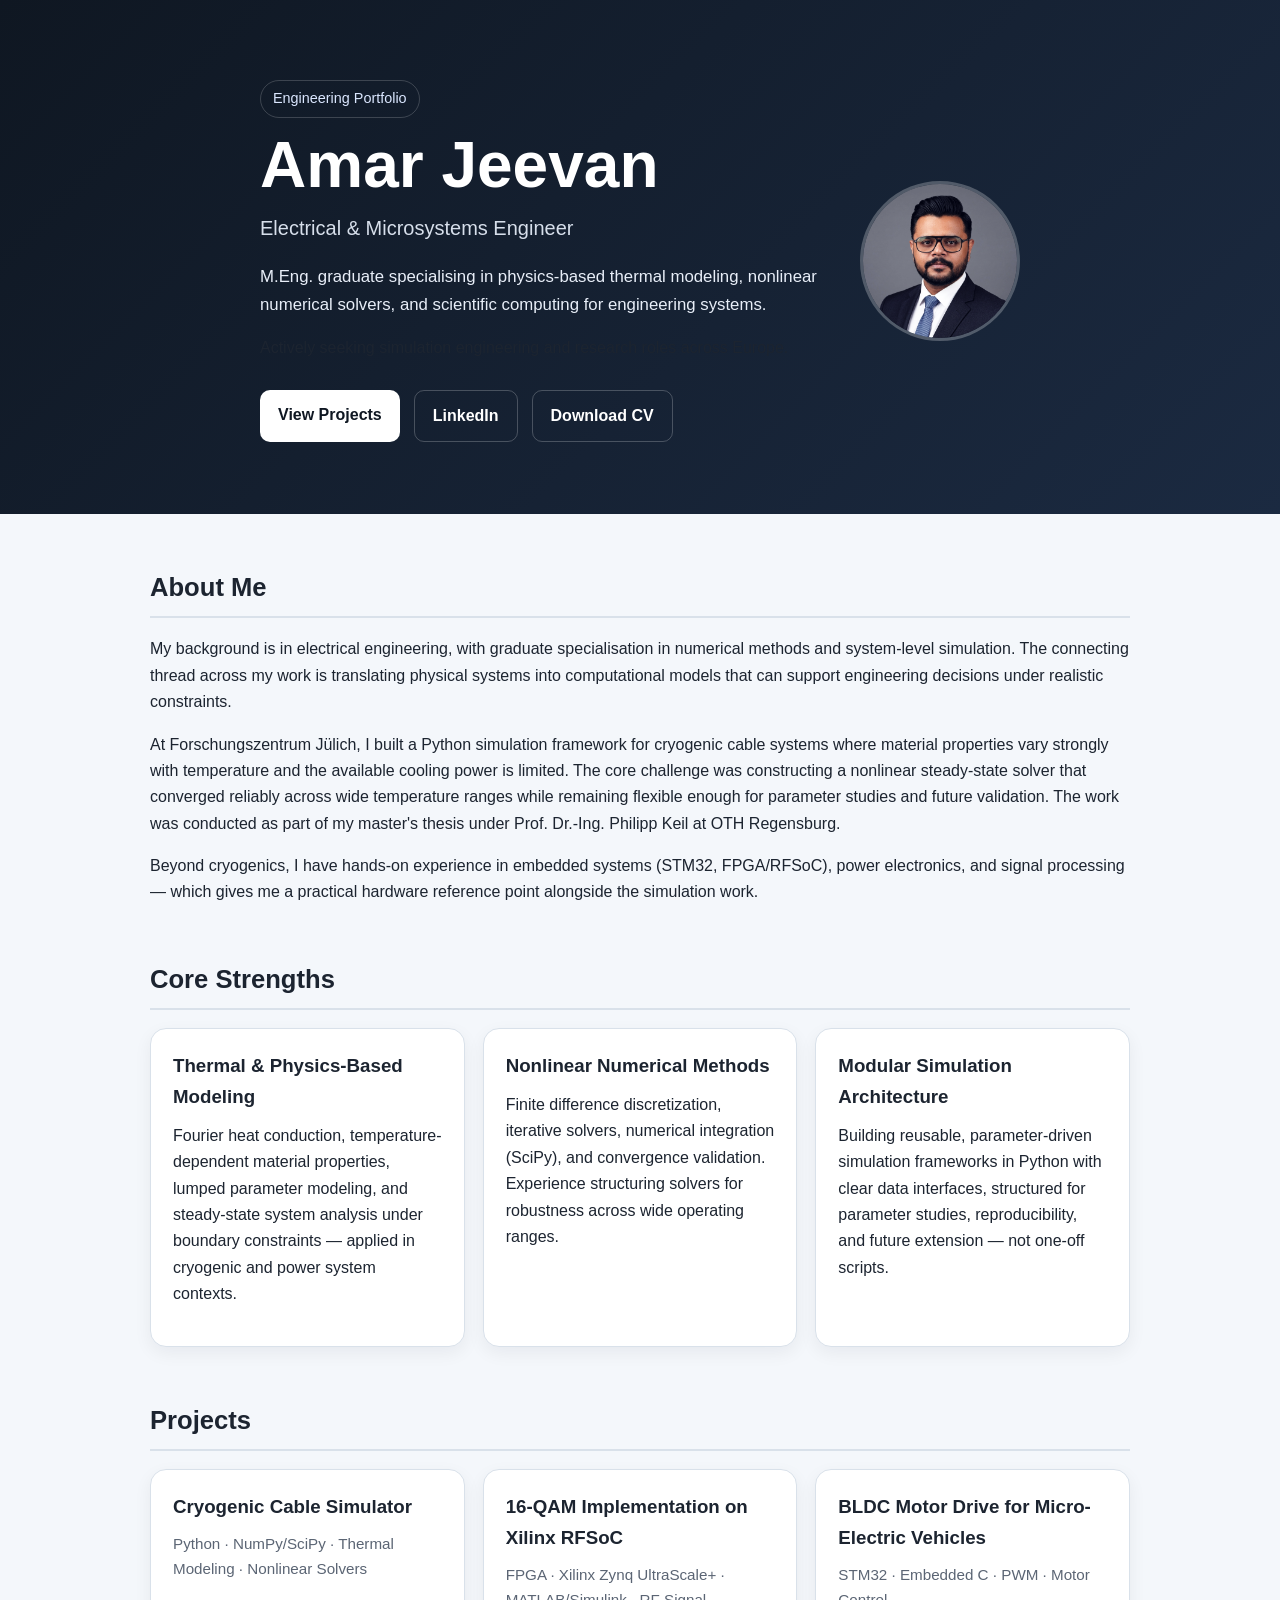
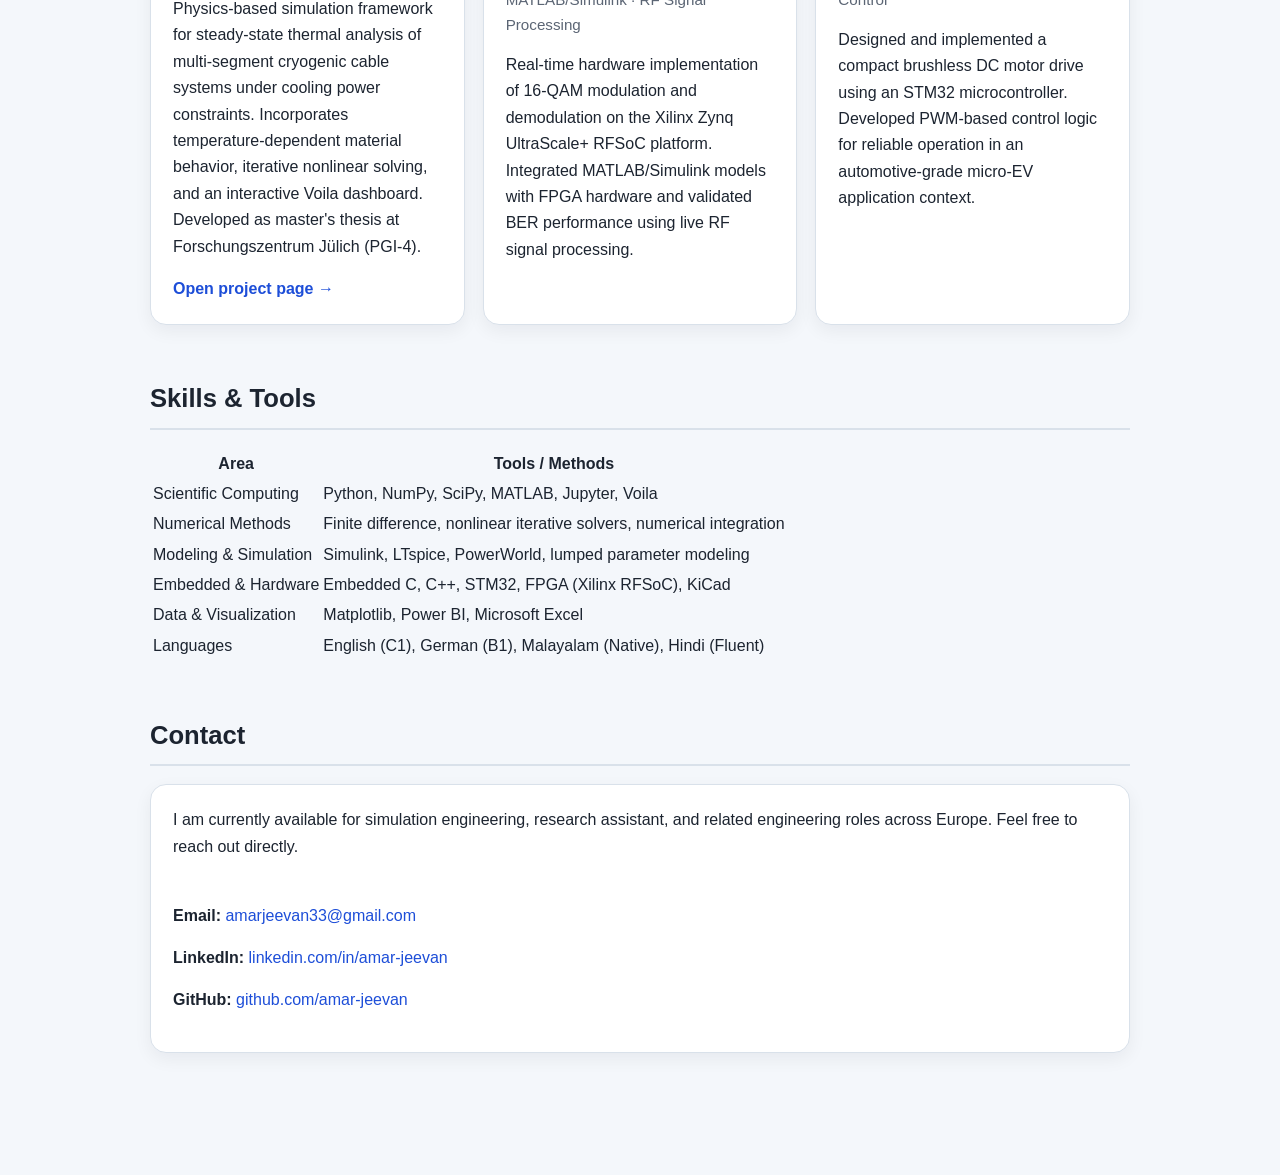
<file: index.html>
<!DOCTYPE html>
<html lang="en">
<head>
  <meta charset="UTF-8" />
  <meta name="viewport" content="width=device-width, initial-scale=1.0" />
  <title>Amar Jeevan | Engineering Portfolio</title>
  <link rel="stylesheet" href="style.css" />
</head>
<body>
  <header class="hero">
    <div class="container hero-content">

      <div class="hero-flex">

        <div class="hero-text">
          <p class="tag">Engineering Portfolio</p>
          <h1>Amar Jeevan</h1>
          <p class="subtitle">Electrical & Microsystems Engineer</p>
          <p class="intro">
            M.Eng. graduate specialising in physics-based thermal modeling, nonlinear
            numerical solvers, and scientific computing for engineering systems.
          </p>

          <!-- REMOVED: duplicate "Focus areas" line — identical content to intro above -->

          <!-- ADDED: availability signal so recruiters know immediately why they are here -->
          <p class="availability">
            Actively seeking simulation engineering and research roles across Europe.
          </p>

          <div class="hero-links">
            <a class="button primary" href="projects/cryogenic-simulator.html">View Projects</a>
            <a class="button secondary" href="https://www.linkedin.com/in/amar-jeevan/" target="_blank">LinkedIn</a>
            <!-- ADDED: CV download button — place your PDF at assets/Amar_Jeevan_CV.pdf in the repo -->
            <a class="button secondary" href="assets/Amar_Jeevan_CV.pdf" target="_blank" download>Download CV</a>
          </div>
        </div>

        <img src="assets/images/profile.png" alt="Amar Jeevan" class="profile-pic">

      </div>

    </div>
  </header>

  <main class="container">

    <!-- REWRITTEN: About Me no longer repeats the hero tagline.
         It now adds a layer of depth: background → specific problem solved → what you are looking for. -->
    <section class="section">
      <h2>About Me</h2>
      <p>
        My background is in electrical engineering, with graduate specialisation in numerical
        methods and system-level simulation. The connecting thread across my work is translating
        physical systems into computational models that can support engineering decisions under
        realistic constraints.
      </p>
      <p>
        At Forschungszentrum Jülich, I built a Python simulation framework for cryogenic cable
        systems where material properties vary strongly with temperature and the available cooling
        power is limited. The core challenge was constructing a nonlinear steady-state solver that
        converged reliably across wide temperature ranges while remaining flexible enough for
        parameter studies and future validation. The work was conducted as part of my master's thesis
        under Prof. Dr.-Ing. Philipp Keil at OTH Regensburg.
      </p>
      <p>
        Beyond cryogenics, I have hands-on experience in embedded systems (STM32, FPGA/RFSoC),
        power electronics, and signal processing — which gives me a practical hardware reference
        point alongside the simulation work.
      </p>
    </section>

    <!-- REWRITTEN: Core Strengths now say something specific instead of restating skill tag names. -->
    <section class="section">
      <h2>Core Strengths</h2>
      <div class="grid">
        <div class="card">
          <h3>Thermal & Physics-Based Modeling</h3>
          <p>
            Fourier heat conduction, temperature-dependent material properties, lumped parameter
            modeling, and steady-state system analysis under boundary constraints — applied in
            cryogenic and power system contexts.
          </p>
        </div>

        <div class="card">
          <h3>Nonlinear Numerical Methods</h3>
          <p>
            Finite difference discretization, iterative solvers, numerical integration (SciPy),
            and convergence validation. Experience structuring solvers for robustness across
            wide operating ranges.
          </p>
        </div>

        <div class="card">
          <h3>Modular Simulation Architecture</h3>
          <p>
            Building reusable, parameter-driven simulation frameworks in Python with clear data
            interfaces, structured for parameter studies, reproducibility, and future extension
            — not one-off scripts.
          </p>
        </div>
      </div>
    </section>

    <!-- CHANGED: "Featured Project" → "Projects" grid.
         Three entries: one full (with page link), two shorter cards for remaining projects.
         Add dedicated pages for the latter two when ready. -->
    <section class="section">
      <h2>Projects</h2>
      <div class="grid">

        <div class="project-card">
          <h3>Cryogenic Cable Simulator</h3>
          <p class="project-meta">Python · NumPy/SciPy · Thermal Modeling · Nonlinear Solvers</p>
          <p>
            Physics-based simulation framework for steady-state thermal analysis of multi-segment
            cryogenic cable systems under cooling power constraints. Incorporates temperature-dependent
            material behavior, iterative nonlinear solving, and an interactive Voila dashboard.
            Developed as master's thesis at Forschungszentrum Jülich (PGI-4).
          </p>
          <a class="text-link" href="projects/cryogenic-simulator.html">Open project page →</a>
        </div>

        <div class="project-card">
          <h3>16-QAM Implementation on Xilinx RFSoC</h3>
          <p class="project-meta">FPGA · Xilinx Zynq UltraScale+ · MATLAB/Simulink · RF Signal Processing</p>
          <p>
            Real-time hardware implementation of 16-QAM modulation and demodulation on the Xilinx
            Zynq UltraScale+ RFSoC platform. Integrated MATLAB/Simulink models with FPGA hardware
            and validated BER performance using live RF signal processing.
          </p>
          <!-- Uncomment when project page is ready:
          <a class="text-link" href="projects/rfsoc-qam.html">Open project page →</a> -->
        </div>

        <div class="project-card">
          <h3>BLDC Motor Drive for Micro-Electric Vehicles</h3>
          <p class="project-meta">STM32 · Embedded C · PWM · Motor Control</p>
          <p>
            Designed and implemented a compact brushless DC motor drive using an STM32
            microcontroller. Developed PWM-based control logic for reliable operation in an
            automotive-grade micro-EV application context.
          </p>
          <!-- Uncomment when project page is ready:
          <a class="text-link" href="projects/bldc-drive.html">Open project page →</a> -->
        </div>

      </div>
    </section>

    <!-- REPLACED: tag cloud → methods/tools table.
         This is more informative and shows context, not just names. -->
    <section class="section">
      <h2>Skills & Tools</h2>
      <table class="skills-table">
        <thead>
          <tr>
            <th>Area</th>
            <th>Tools / Methods</th>
          </tr>
        </thead>
        <tbody>
          <tr>
            <td>Scientific Computing</td>
            <td>Python, NumPy, SciPy, MATLAB, Jupyter, Voila</td>
          </tr>
          <tr>
            <td>Numerical Methods</td>
            <td>Finite difference, nonlinear iterative solvers, numerical integration</td>
          </tr>
          <tr>
            <td>Modeling & Simulation</td>
            <td>Simulink, LTspice, PowerWorld, lumped parameter modeling</td>
          </tr>
          <tr>
            <td>Embedded & Hardware</td>
            <td>Embedded C, C++, STM32, FPGA (Xilinx RFSoC), KiCad</td>
          </tr>
          <tr>
            <td>Data & Visualization</td>
            <td>Matplotlib, Power BI, Microsoft Excel</td>
          </tr>
          <tr>
            <td>Languages</td>
            <td>English (C1), German (B1), Malayalam (Native), Hindi (Fluent)</td>
          </tr>
        </tbody>
      </table>
    </section>

    <section class="section">
      <h2>Contact</h2>
      <div class="card">
        <!-- ADDED: availability note in contact section as a clear CTA -->
        <p>I am currently available for simulation engineering, research assistant, and
        related engineering roles across Europe. Feel free to reach out directly.</p>
        <br>
        <p><strong>Email:</strong> <a href="mailto:amarjeevan33@gmail.com">amarjeevan33@gmail.com</a></p>
        <p><strong>LinkedIn:</strong> <a href="https://www.linkedin.com/in/amar-jeevan/" target="_blank">linkedin.com/in/amar-jeevan</a></p>
        <p><strong>GitHub:</strong> <a href="https://github.com/amar-jeevan" target="_blank">github.com/amar-jeevan</a></p>
      </div>
    </section>

  </main>
</body>
</html>
</file>
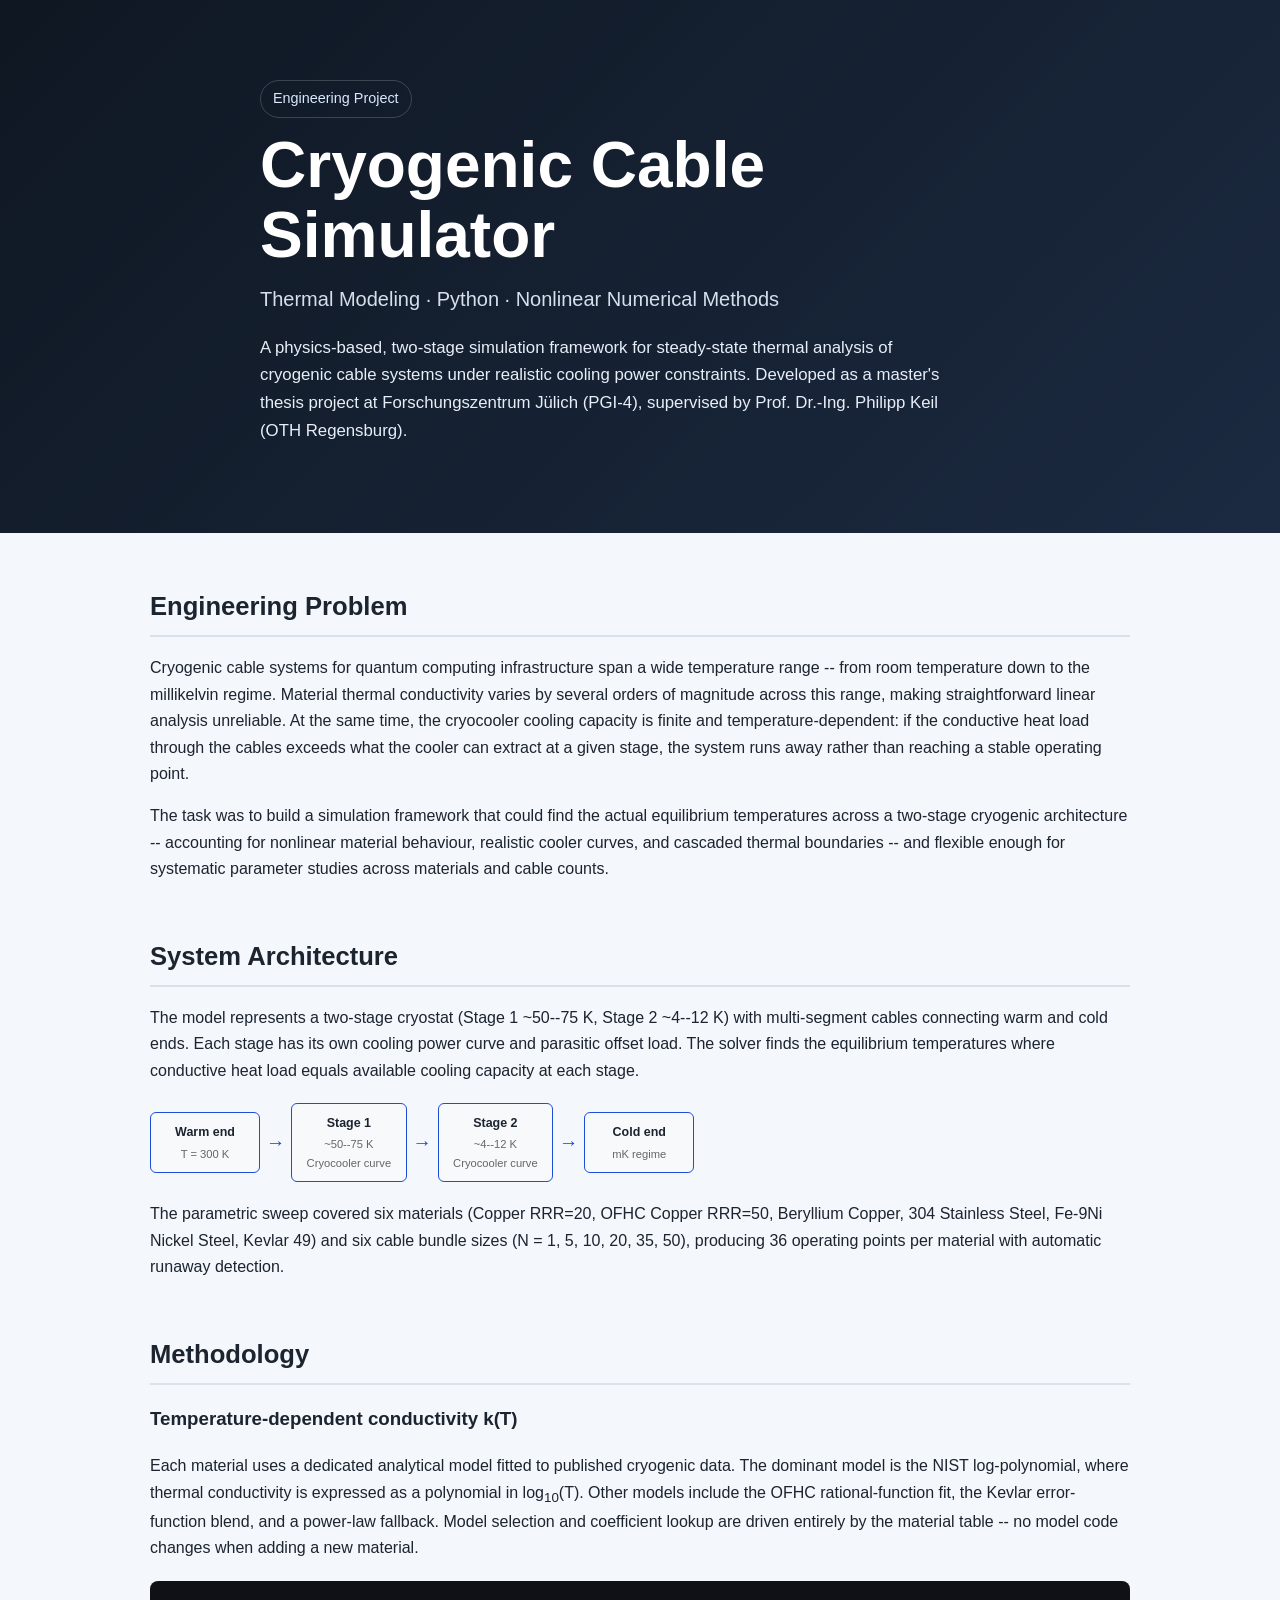
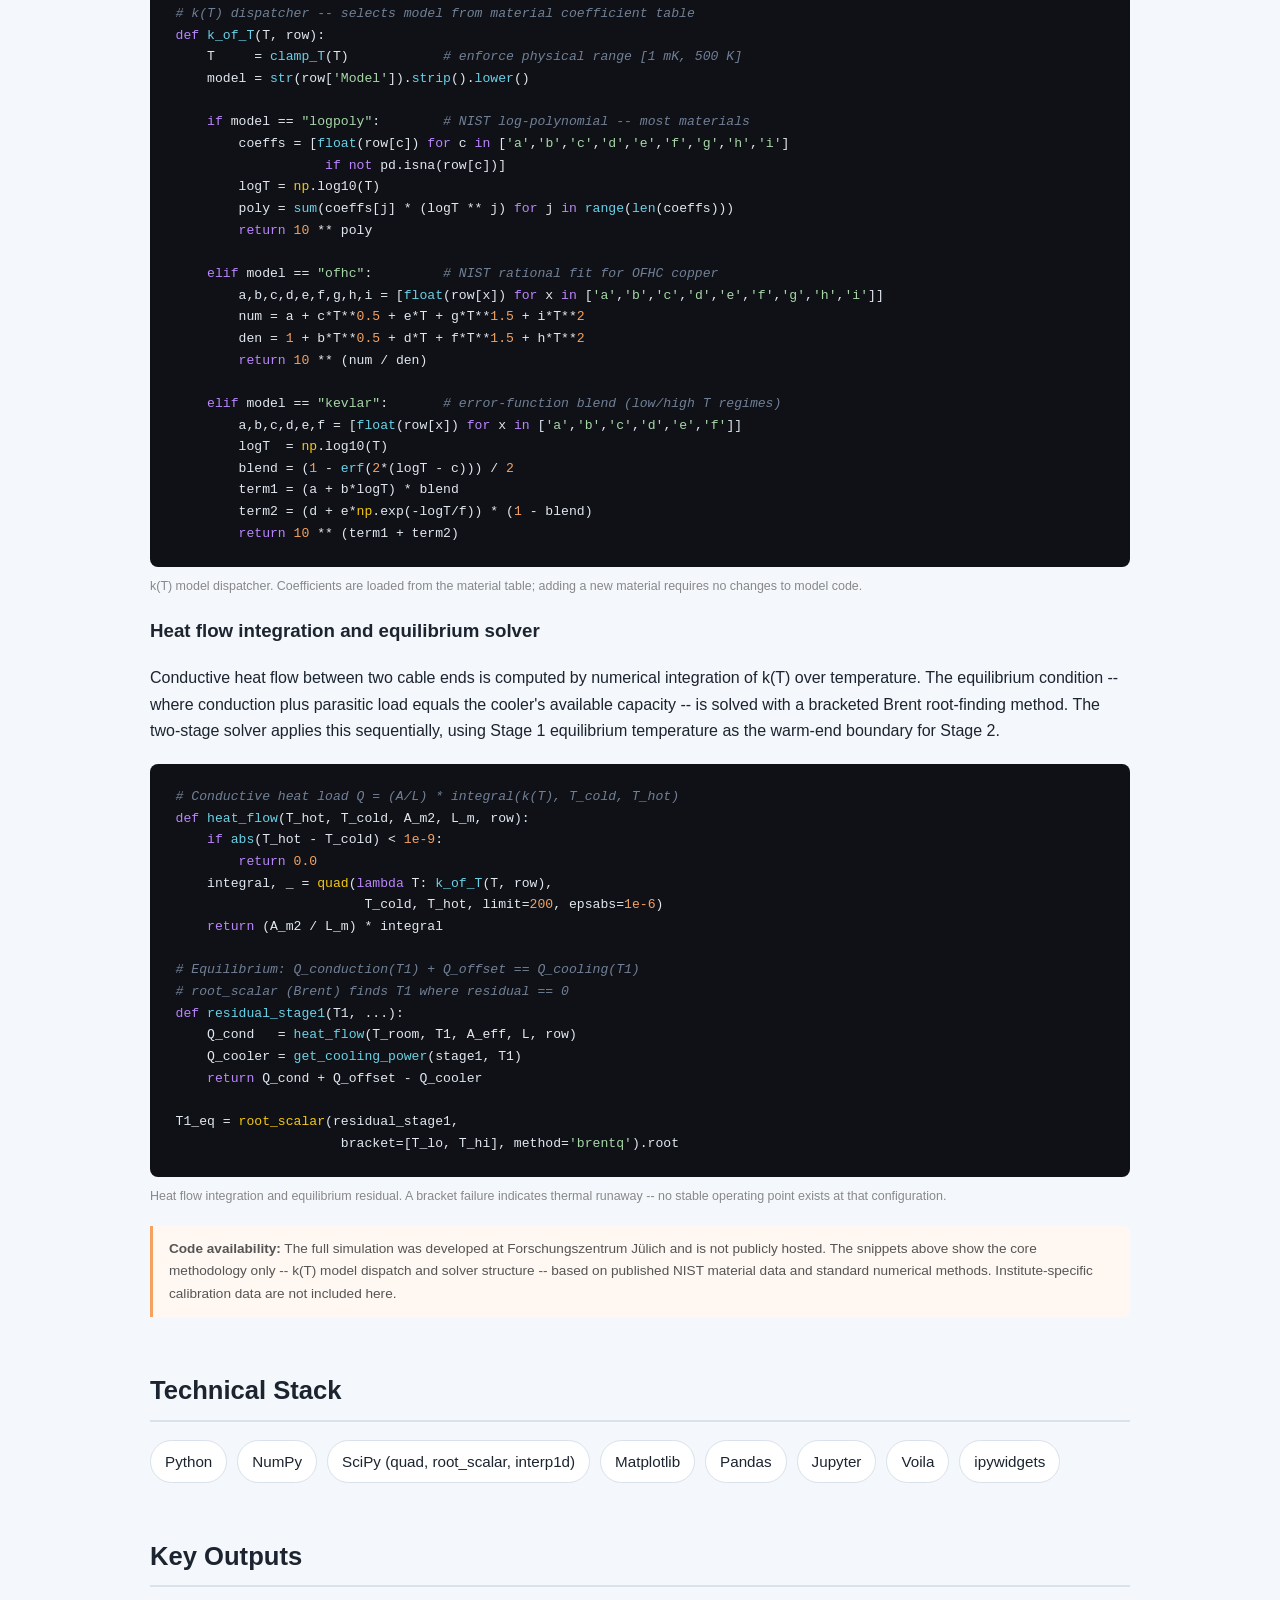
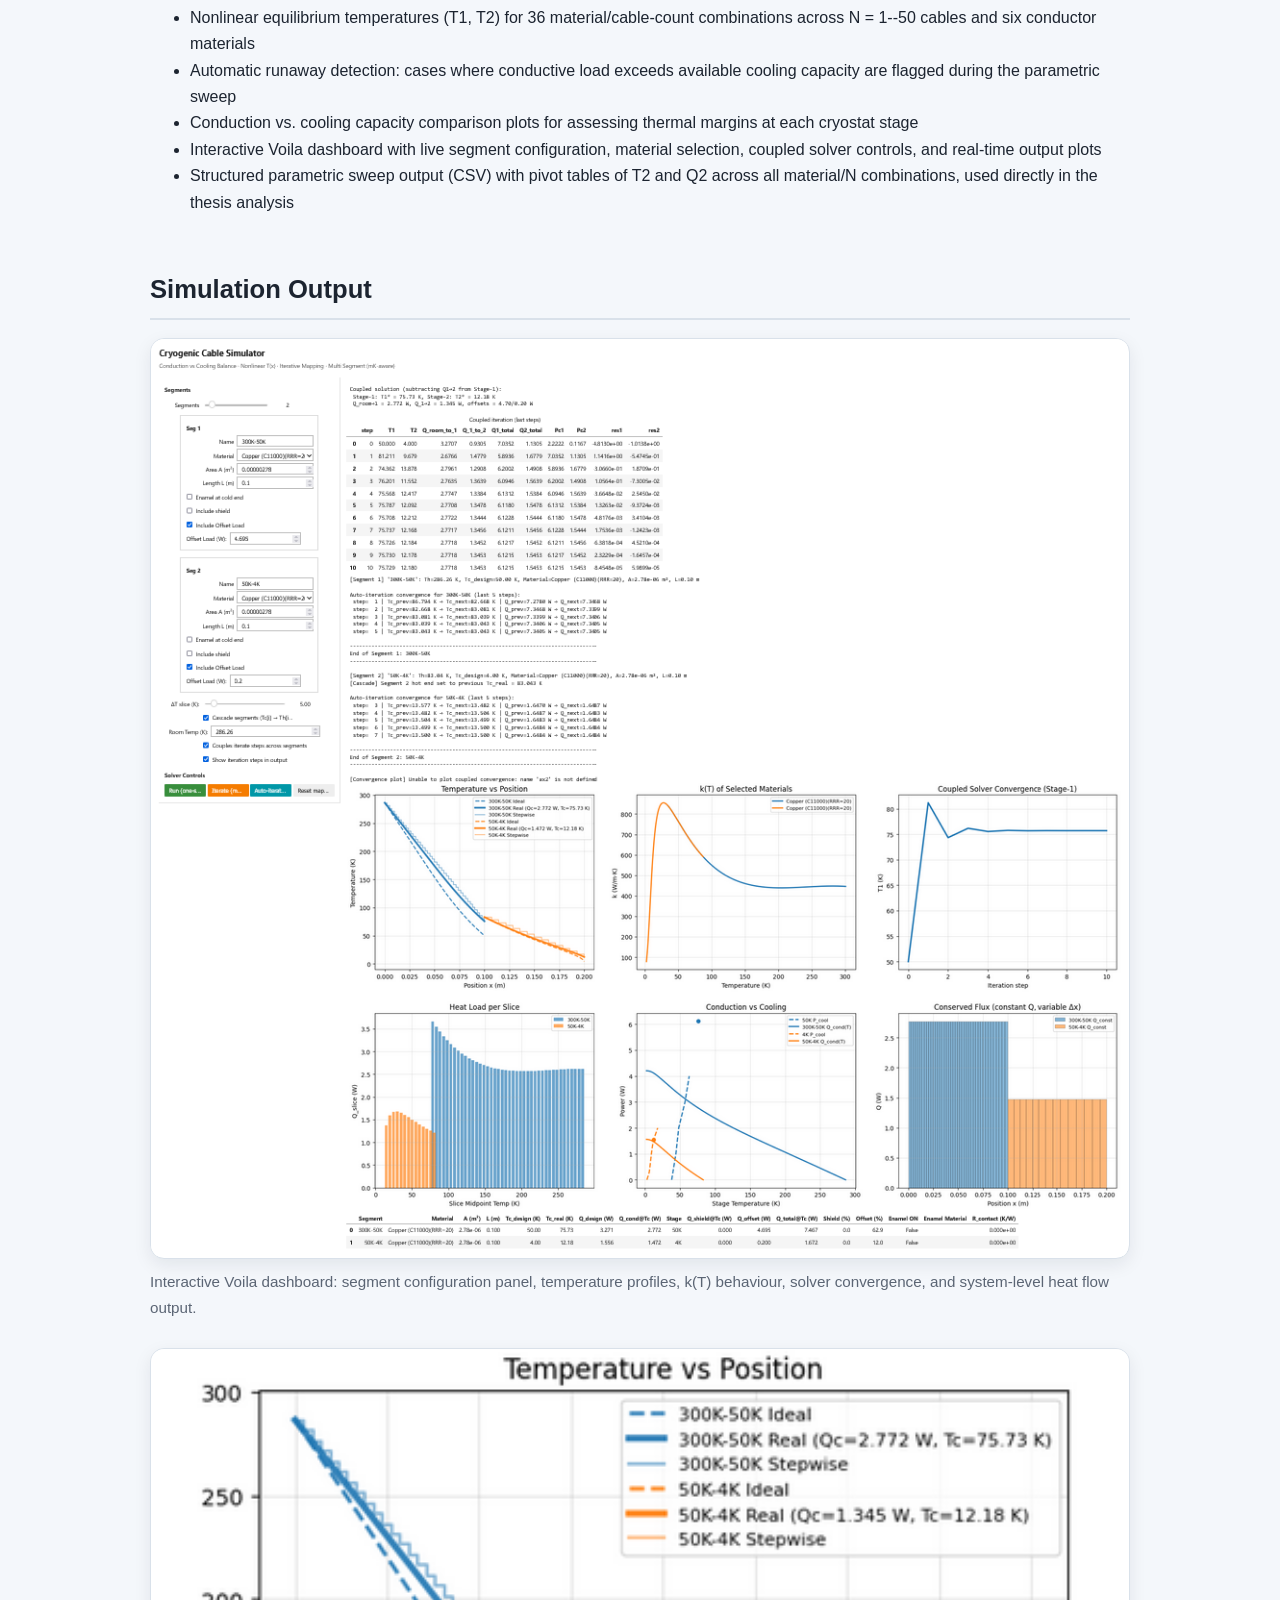
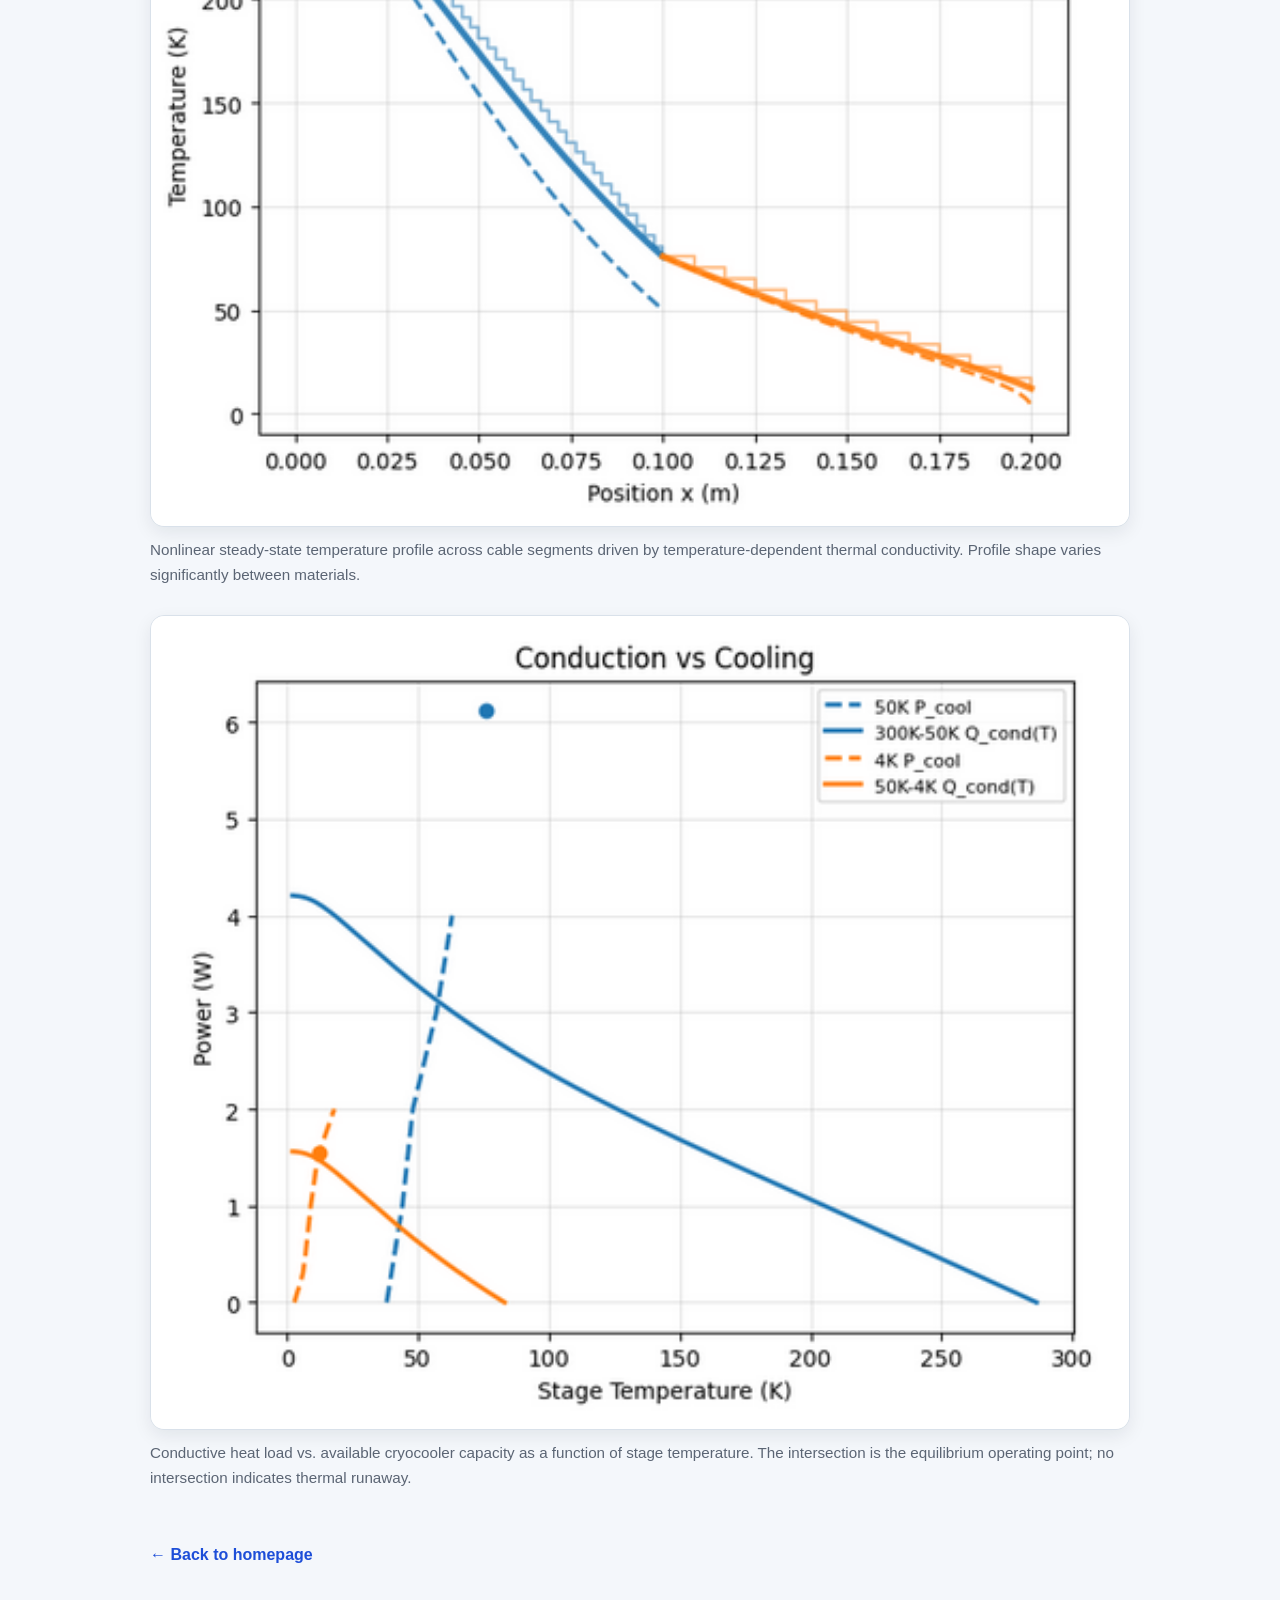
<file: projects/cryogenic-simulator.html>
<!DOCTYPE html>
<html lang="en">
<head>
  <meta charset="UTF-8" />
  <meta name="viewport" content="width=device-width, initial-scale=1.0" />
  <title>Cryogenic Cable Simulator | Amar Jeevan</title>
  <link rel="stylesheet" href="../style.css" />
  <style>
    /* ── Code block styling ── */
    .code-block {
      background: #0f1117;
      border-radius: 8px;
      padding: 1.4rem 1.6rem;
      overflow-x: auto;
      margin: 1.2rem 0;
    }
    .code-block pre {
      margin: 0;
      font-family: 'Fira Mono', 'Cascadia Code', 'Consolas', monospace;
      font-size: 0.82rem;
      line-height: 1.65;
      color: #e2e8f0;
    }
    .tok-kw   { color: #bb86fc; }
    .tok-fn   { color: #69d2e7; }
    .tok-str  { color: #a8d8a8; }
    .tok-num  { color: #f4a261; }
    .tok-cm   { color: #718096; font-style: italic; }
    .tok-bi   { color: #f6c90e; }

    .code-caption {
      font-size: 0.78rem;
      color: #888;
      margin-top: -0.6rem;
      margin-bottom: 1rem;
    }

    /* ── Architecture diagram ── */
    .arch-diagram {
      display: flex;
      align-items: center;
      gap: 0;
      flex-wrap: wrap;
      margin: 1.2rem 0;
      font-size: 0.82rem;
    }
    .arch-box {
      background: var(--card-bg, #f8f9fa);
      border: 1.5px solid var(--accent, #12345a);
      border-radius: 6px;
      padding: 0.55rem 0.9rem;
      text-align: center;
      min-width: 110px;
    }
    .arch-box .label { font-weight: 600; font-size: 0.78rem; }
    .arch-box .sub   { font-size: 0.70rem; color: #666; margin-top: 2px; }
    .arch-arrow {
      font-size: 1.2rem;
      color: var(--accent, #12345a);
      padding: 0 6px;
    }
    .ip-note {
      border-left: 3px solid #f4a261;
      background: #fff8f2;
      padding: 0.75rem 1rem;
      border-radius: 0 6px 6px 0;
      font-size: 0.85rem;
      color: #555;
      margin: 1.2rem 0;
    }
  </style>
</head>
<body>
  <header class="hero">
    <div class="container hero-content">
      <p class="tag">Engineering Project</p>
      <h1>Cryogenic Cable Simulator</h1>
      <p class="subtitle">Thermal Modeling &middot; Python &middot; Nonlinear Numerical Methods</p>
      <p class="intro">
        A physics-based, two-stage simulation framework for steady-state thermal analysis
        of cryogenic cable systems under realistic cooling power constraints.
        Developed as a master's thesis project at Forschungszentrum J&uuml;lich (PGI-4),
        supervised by Prof.&nbsp;Dr.-Ing.&nbsp;Philipp Keil (OTH Regensburg).
      </p>
    </div>
  </header>

  <main class="container">

    <section class="section">
      <h2>Engineering Problem</h2>
      <p>
        Cryogenic cable systems for quantum computing infrastructure span a wide temperature
        range -- from room temperature down to the millikelvin regime. Material thermal
        conductivity varies by several orders of magnitude across this range, making
        straightforward linear analysis unreliable. At the same time, the cryocooler
        cooling capacity is finite and temperature-dependent: if the conductive heat load
        through the cables exceeds what the cooler can extract at a given stage, the system
        runs away rather than reaching a stable operating point.
      </p>
      <p>
        The task was to build a simulation framework that could find the actual equilibrium
        temperatures across a two-stage cryogenic architecture -- accounting for nonlinear
        material behaviour, realistic cooler curves, and cascaded thermal boundaries --
        and flexible enough for systematic parameter studies across materials and cable counts.
      </p>
    </section>

    <section class="section">
      <h2>System Architecture</h2>
      <p>
        The model represents a two-stage cryostat (Stage&nbsp;1 ~50--75&nbsp;K,
        Stage&nbsp;2 ~4--12&nbsp;K) with multi-segment cables connecting warm and cold ends.
        Each stage has its own cooling power curve and parasitic offset load. The solver
        finds the equilibrium temperatures where conductive heat load equals available
        cooling capacity at each stage.
      </p>
      <div class="arch-diagram">
        <div class="arch-box">
          <div class="label">Warm end</div>
          <div class="sub">T = 300 K</div>
        </div>
        <div class="arch-arrow">&#8594;</div>
        <div class="arch-box">
          <div class="label">Stage 1</div>
          <div class="sub">~50--75 K<br>Cryocooler curve</div>
        </div>
        <div class="arch-arrow">&#8594;</div>
        <div class="arch-box">
          <div class="label">Stage 2</div>
          <div class="sub">~4--12 K<br>Cryocooler curve</div>
        </div>
        <div class="arch-arrow">&#8594;</div>
        <div class="arch-box">
          <div class="label">Cold end</div>
          <div class="sub">mK regime</div>
        </div>
      </div>
      <p>
        The parametric sweep covered six materials (Copper RRR=20, OFHC Copper RRR=50,
        Beryllium Copper, 304 Stainless Steel, Fe-9Ni Nickel Steel, Kevlar&nbsp;49) and
        six cable bundle sizes (N&nbsp;=&nbsp;1, 5, 10, 20, 35, 50), producing 36 operating
        points per material with automatic runaway detection.
      </p>
    </section>

    <section class="section">
      <h2>Methodology</h2>

      <h3>Temperature-dependent conductivity k(T)</h3>
      <p>
        Each material uses a dedicated analytical model fitted to published cryogenic data.
        The dominant model is the NIST log-polynomial, where thermal conductivity is
        expressed as a polynomial in log<sub>10</sub>(T). Other models include the OFHC
        rational-function fit, the Kevlar error-function blend, and a power-law fallback.
        Model selection and coefficient lookup are driven entirely by the material table --
        no model code changes when adding a new material.
      </p>

      <div class="code-block"><pre><span class="tok-cm"># k(T) dispatcher -- selects model from material coefficient table</span>
<span class="tok-kw">def</span> <span class="tok-fn">k_of_T</span>(T, row):
    T     = <span class="tok-fn">clamp_T</span>(T)            <span class="tok-cm"># enforce physical range [1 mK, 500 K]</span>
    model = <span class="tok-fn">str</span>(row[<span class="tok-str">'Model'</span>]).<span class="tok-fn">strip</span>().<span class="tok-fn">lower</span>()

    <span class="tok-kw">if</span> model == <span class="tok-str">"logpoly"</span>:        <span class="tok-cm"># NIST log-polynomial -- most materials</span>
        coeffs = [<span class="tok-fn">float</span>(row[c]) <span class="tok-kw">for</span> c <span class="tok-kw">in</span> [<span class="tok-str">'a'</span>,<span class="tok-str">'b'</span>,<span class="tok-str">'c'</span>,<span class="tok-str">'d'</span>,<span class="tok-str">'e'</span>,<span class="tok-str">'f'</span>,<span class="tok-str">'g'</span>,<span class="tok-str">'h'</span>,<span class="tok-str">'i'</span>]
                   <span class="tok-kw">if not</span> pd.isna(row[c])]
        logT = <span class="tok-bi">np</span>.log10(T)
        poly = <span class="tok-fn">sum</span>(coeffs[j] * (logT ** j) <span class="tok-kw">for</span> j <span class="tok-kw">in</span> <span class="tok-fn">range</span>(<span class="tok-fn">len</span>(coeffs)))
        <span class="tok-kw">return</span> <span class="tok-num">10</span> ** poly

    <span class="tok-kw">elif</span> model == <span class="tok-str">"ofhc"</span>:         <span class="tok-cm"># NIST rational fit for OFHC copper</span>
        a,b,c,d,e,f,g,h,i = [<span class="tok-fn">float</span>(row[x]) <span class="tok-kw">for</span> x <span class="tok-kw">in</span> [<span class="tok-str">'a'</span>,<span class="tok-str">'b'</span>,<span class="tok-str">'c'</span>,<span class="tok-str">'d'</span>,<span class="tok-str">'e'</span>,<span class="tok-str">'f'</span>,<span class="tok-str">'g'</span>,<span class="tok-str">'h'</span>,<span class="tok-str">'i'</span>]]
        num = a + c*T**<span class="tok-num">0.5</span> + e*T + g*T**<span class="tok-num">1.5</span> + i*T**<span class="tok-num">2</span>
        den = <span class="tok-num">1</span> + b*T**<span class="tok-num">0.5</span> + d*T + f*T**<span class="tok-num">1.5</span> + h*T**<span class="tok-num">2</span>
        <span class="tok-kw">return</span> <span class="tok-num">10</span> ** (num / den)

    <span class="tok-kw">elif</span> model == <span class="tok-str">"kevlar"</span>:       <span class="tok-cm"># error-function blend (low/high T regimes)</span>
        a,b,c,d,e,f = [<span class="tok-fn">float</span>(row[x]) <span class="tok-kw">for</span> x <span class="tok-kw">in</span> [<span class="tok-str">'a'</span>,<span class="tok-str">'b'</span>,<span class="tok-str">'c'</span>,<span class="tok-str">'d'</span>,<span class="tok-str">'e'</span>,<span class="tok-str">'f'</span>]]
        logT  = <span class="tok-bi">np</span>.log10(T)
        blend = (<span class="tok-num">1</span> - <span class="tok-fn">erf</span>(<span class="tok-num">2</span>*(logT - c))) / <span class="tok-num">2</span>
        term1 = (a + b*logT) * blend
        term2 = (d + e*<span class="tok-bi">np</span>.exp(-logT/f)) * (<span class="tok-num">1</span> - blend)
        <span class="tok-kw">return</span> <span class="tok-num">10</span> ** (term1 + term2)</pre></div>
      <p class="code-caption">k(T) model dispatcher. Coefficients are loaded from the material table;
        adding a new material requires no changes to model code.</p>

      <h3>Heat flow integration and equilibrium solver</h3>
      <p>
        Conductive heat flow between two cable ends is computed by numerical integration
        of k(T) over temperature. The equilibrium condition -- where conduction plus
        parasitic load equals the cooler's available capacity -- is solved with a
        bracketed Brent root-finding method. The two-stage solver applies this
        sequentially, using Stage&nbsp;1 equilibrium temperature as the warm-end
        boundary for Stage&nbsp;2.
      </p>

      <div class="code-block"><pre><span class="tok-cm"># Conductive heat load Q = (A/L) * integral(k(T), T_cold, T_hot)</span>
<span class="tok-kw">def</span> <span class="tok-fn">heat_flow</span>(T_hot, T_cold, A_m2, L_m, row):
    <span class="tok-kw">if</span> <span class="tok-fn">abs</span>(T_hot - T_cold) &lt; <span class="tok-num">1e-9</span>:
        <span class="tok-kw">return</span> <span class="tok-num">0.0</span>
    integral, _ = <span class="tok-bi">quad</span>(<span class="tok-kw">lambda</span> T: <span class="tok-fn">k_of_T</span>(T, row),
                        T_cold, T_hot, limit=<span class="tok-num">200</span>, epsabs=<span class="tok-num">1e-6</span>)
    <span class="tok-kw">return</span> (A_m2 / L_m) * integral

<span class="tok-cm"># Equilibrium: Q_conduction(T1) + Q_offset == Q_cooling(T1)</span>
<span class="tok-cm"># root_scalar (Brent) finds T1 where residual == 0</span>
<span class="tok-kw">def</span> <span class="tok-fn">residual_stage1</span>(T1, ...):
    Q_cond   = <span class="tok-fn">heat_flow</span>(T_room, T1, A_eff, L, row)
    Q_cooler = <span class="tok-fn">get_cooling_power</span>(stage1, T1)
    <span class="tok-kw">return</span> Q_cond + Q_offset - Q_cooler

T1_eq = <span class="tok-bi">root_scalar</span>(residual_stage1,
                     bracket=[T_lo, T_hi], method=<span class="tok-str">'brentq'</span>).root</pre></div>
      <p class="code-caption">Heat flow integration and equilibrium residual. A bracket failure
        indicates thermal runaway -- no stable operating point exists at that configuration.</p>

      <div class="ip-note">
        <strong>Code availability:</strong> The full simulation was developed at
        Forschungszentrum J&uuml;lich and is not publicly hosted. The snippets above
        show the core methodology only -- k(T) model dispatch and solver structure --
        based on published NIST material data and standard numerical methods.
        Institute-specific calibration data are not included here.
      </div>
    </section>

    <section class="section">
      <h2>Technical Stack</h2>
      <div class="skills">
        <span>Python</span>
        <span>NumPy</span>
        <span>SciPy (quad, root_scalar, interp1d)</span>
        <span>Matplotlib</span>
        <span>Pandas</span>
        <span>Jupyter</span>
        <span>Voila</span>
        <span>ipywidgets</span>
      </div>
    </section>

    <section class="section">
      <h2>Key Outputs</h2>
      <ul>
        <li>
          Nonlinear equilibrium temperatures (T1, T2) for 36 material/cable-count
          combinations across N&nbsp;=&nbsp;1--50 cables and six conductor materials
        </li>
        <li>
          Automatic runaway detection: cases where conductive load exceeds available
          cooling capacity are flagged during the parametric sweep
        </li>
        <li>
          Conduction vs. cooling capacity comparison plots for assessing thermal margins
          at each cryostat stage
        </li>
        <li>
          Interactive Voila dashboard with live segment configuration, material selection,
          coupled solver controls, and real-time output plots
        </li>
        <li>
          Structured parametric sweep output (CSV) with pivot tables of T2 and Q2
          across all material/N combinations, used directly in the thesis analysis
        </li>
      </ul>
    </section>

    <section class="section">
      <h2>Simulation Output</h2>

      <div class="image-block">
        <img src="../assets/images/cryogenic_dashboard.png"
             alt="Cryogenic cable simulator Voila dashboard" />
        <p class="image-caption">
          Interactive Voila dashboard: segment configuration panel, temperature profiles,
          k(T) behaviour, solver convergence, and system-level heat flow output.
        </p>
      </div>

      <div class="image-block">
        <img src="../assets/images/temperature_profile (2).png"
             alt="Nonlinear temperature profile across cryogenic cable segments" />
        <p class="image-caption">
          Nonlinear steady-state temperature profile across cable segments driven by
          temperature-dependent thermal conductivity. Profile shape varies significantly
          between materials.
        </p>
      </div>

      <div class="image-block">
        <img src="../assets/images/conduction_cooling.png"
             alt="Conductive heat load vs cryocooler cooling capacity" />
        <p class="image-caption">
          Conductive heat load vs. available cryocooler capacity as a function of stage
          temperature. The intersection is the equilibrium operating point; no intersection
          indicates thermal runaway.
        </p>
      </div>
    </section>

    <section class="section">
      <p><a class="text-link" href="../index.html">&#8592; Back to homepage</a></p>
    </section>

  </main>
</body>
</html>
</file>
<file: style.css>
* {
  box-sizing: border-box;
}

:root {
  --bg: #f4f7fb;
  --text: #1c2430;
  --muted: #5b6574;
  --line: #d9e1ea;
  --card: #ffffff;
  --dark: #0f1722;
  --accent: #1d4ed8;
}

body {
  margin: 0;
  font-family: Arial, sans-serif;
  line-height: 1.65;
  color: var(--text);
  background: var(--bg);
}

.container {
  width: min(92%, 980px);
  margin: 0 auto;
}

.hero {
  background: linear-gradient(135deg, #0f1722, #1b2a41);
  color: white;
  padding: 80px 0 72px;
}

.hero-content {
  max-width: 760px;
}

.tag {
  display: inline-block;
  margin: 0 0 12px;
  padding: 6px 12px;
  border: 1px solid rgba(255,255,255,0.18);
  border-radius: 999px;
  font-size: 0.9rem;
  color: #dbe7ff;
}

.hero h1 {
  margin: 0;
  font-size: clamp(2.4rem, 5vw, 4rem);
  line-height: 1.1;
}

.subtitle {
  margin: 12px 0;
  font-size: 1.25rem;
  color: #d7dfeb;
}

.intro {
  margin-top: 18px;
  max-width: 680px;
  font-size: 1.05rem;
  color: #e8eef8;
}

.hero-links {
  margin-top: 28px;
  display: flex;
  gap: 14px;
  flex-wrap: wrap;
}

.button {
  display: inline-block;
  padding: 12px 18px;
  border-radius: 10px;
  text-decoration: none;
  font-weight: 600;
  transition: 0.2s ease;
}

.button.primary {
  background: white;
  color: var(--dark);
}

.button.secondary {
  border: 1px solid rgba(255,255,255,0.22);
  color: white;
}

.button:hover {
  transform: translateY(-1px);
}

main {
  padding: 52px 0 70px;
}

.section {
  margin-bottom: 52px;
}

h2 {
  margin: 0 0 18px;
  font-size: 1.6rem;
  border-bottom: 2px solid var(--line);
  padding-bottom: 8px;
}

.grid {
  display: grid;
  grid-template-columns: repeat(auto-fit, minmax(240px, 1fr));
  gap: 18px;
}

.card,
.project-card {
  background: var(--card);
  border: 1px solid var(--line);
  border-radius: 16px;
  padding: 22px;
  box-shadow: 0 6px 18px rgba(15, 23, 34, 0.06);
}

.card h3,
.project-card h3 {
  margin-top: 0;
  margin-bottom: 10px;
}

.project-meta {
  margin-top: -2px;
  color: var(--muted);
  font-size: 0.95rem;
}

.skills {
  display: flex;
  flex-wrap: wrap;
  gap: 10px;
}

.skills span {
  background: white;
  border: 1px solid var(--line);
  border-radius: 999px;
  padding: 8px 14px;
  font-size: 0.95rem;
}

a {
  color: var(--accent);
  text-decoration: none;
}

a:hover {
  text-decoration: underline;
}

.text-link {
  font-weight: 600;
}

p {
  margin-top: 0;
  color: var(--text);
}

@media (max-width: 640px) {
  .hero {
    padding: 64px 0 56px;
  }

  .subtitle {
    font-size: 1.1rem;
  }

  .intro {
    font-size: 1rem;
  }
}

.image-block {
  margin-bottom: 28px;
}

.image-block img {
  width: 100%;
  height: auto;
  display: block;
  border-radius: 14px;
  border: 1px solid var(--line);
  box-shadow: 0 6px 18px rgba(15, 23, 34, 0.08);
  background: white;
}

.image-caption {
  margin-top: 10px;
  color: var(--muted);
  font-size: 0.95rem;
}

.hero-flex {
  display: flex;
  align-items: center;
  justify-content: space-between;
  gap: 40px;
  flex-wrap: wrap;
}

.hero-text {
  flex: 1;
  min-width: 260px;
}

.profile-pic {
  width: 160px;
  height: 160px;
  border-radius: 50%;
  object-fit: cover;
  border: 3px solid rgba(255,255,255,0.25);
}

@media (max-width: 700px) {
  .hero-flex {
    flex-direction: column;
    align-items: flex-start;
  }

  .profile-pic {
    width: 130px;
    height: 130px;
  }
}

.focus-line {
  margin-top: 14px;
  color: #d7dfeb;
  font-size: 0.98rem;
  max-width: 700px;
}
</file>
